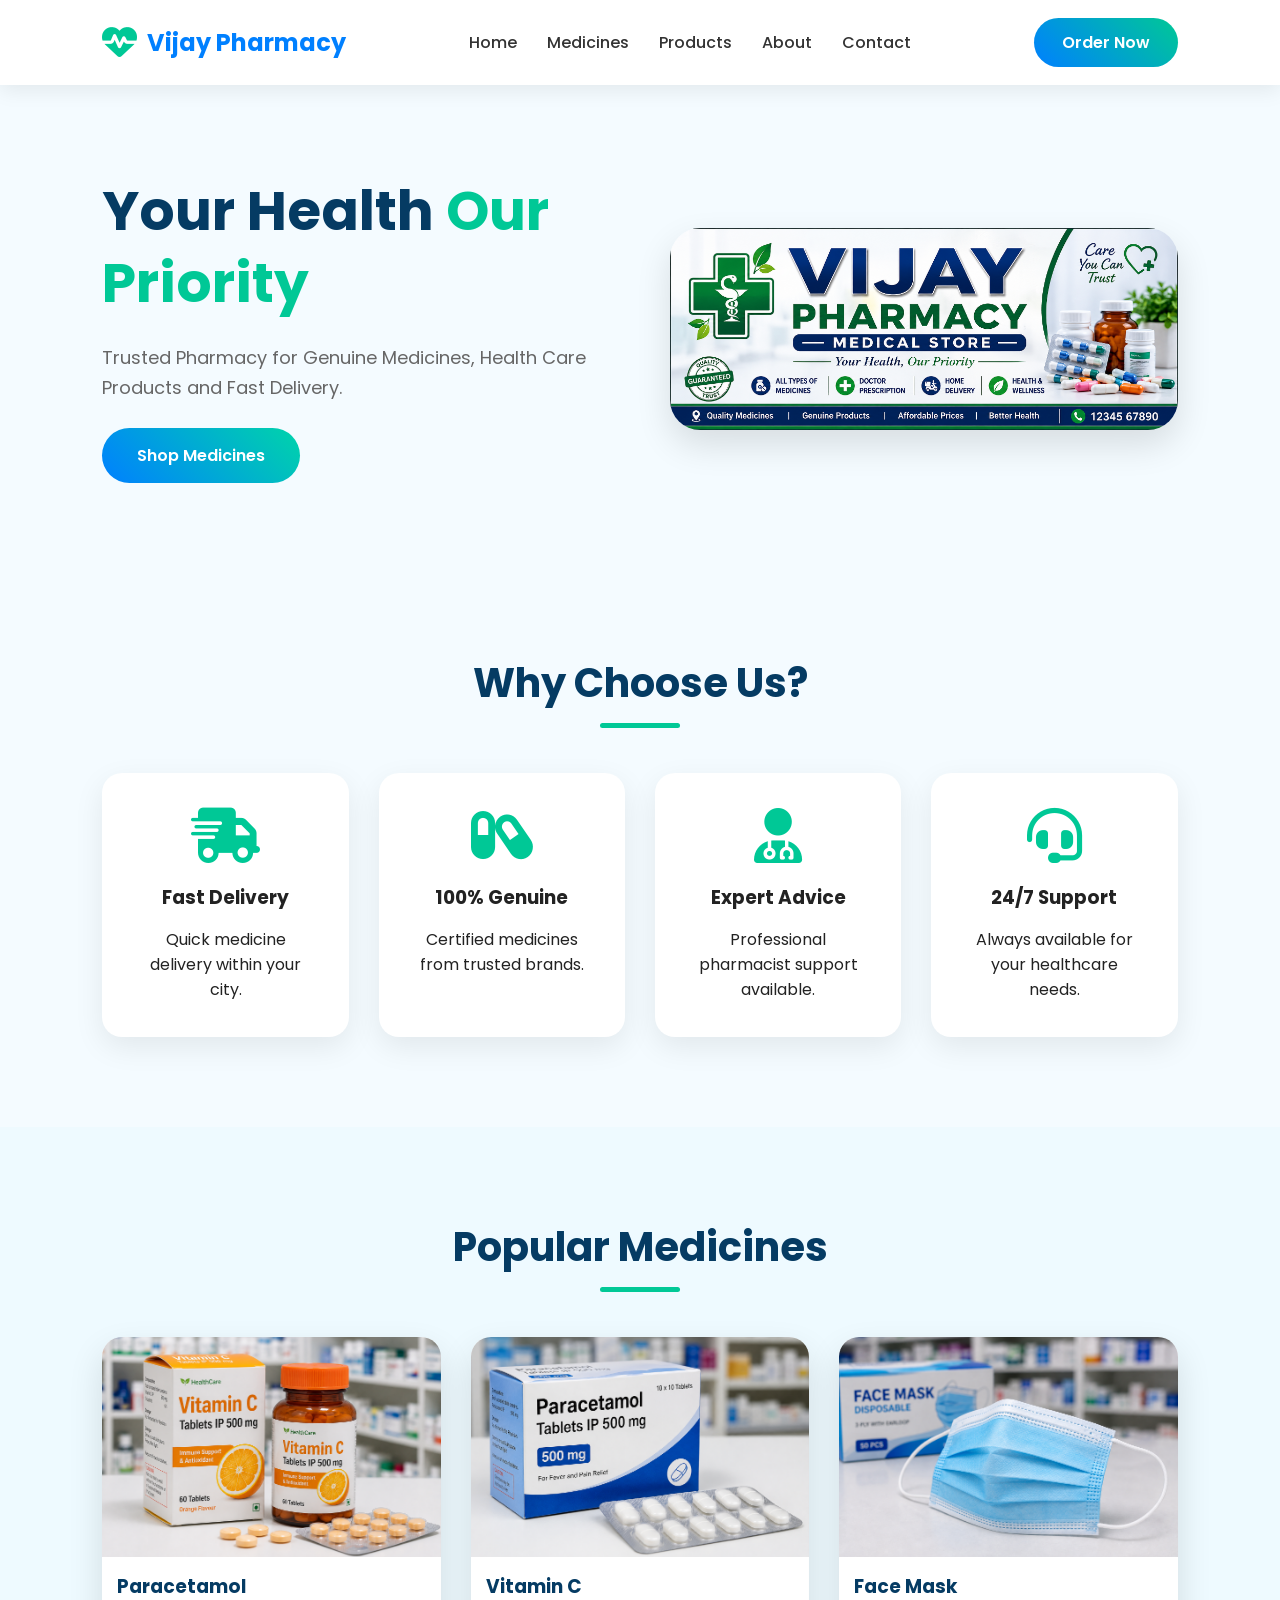
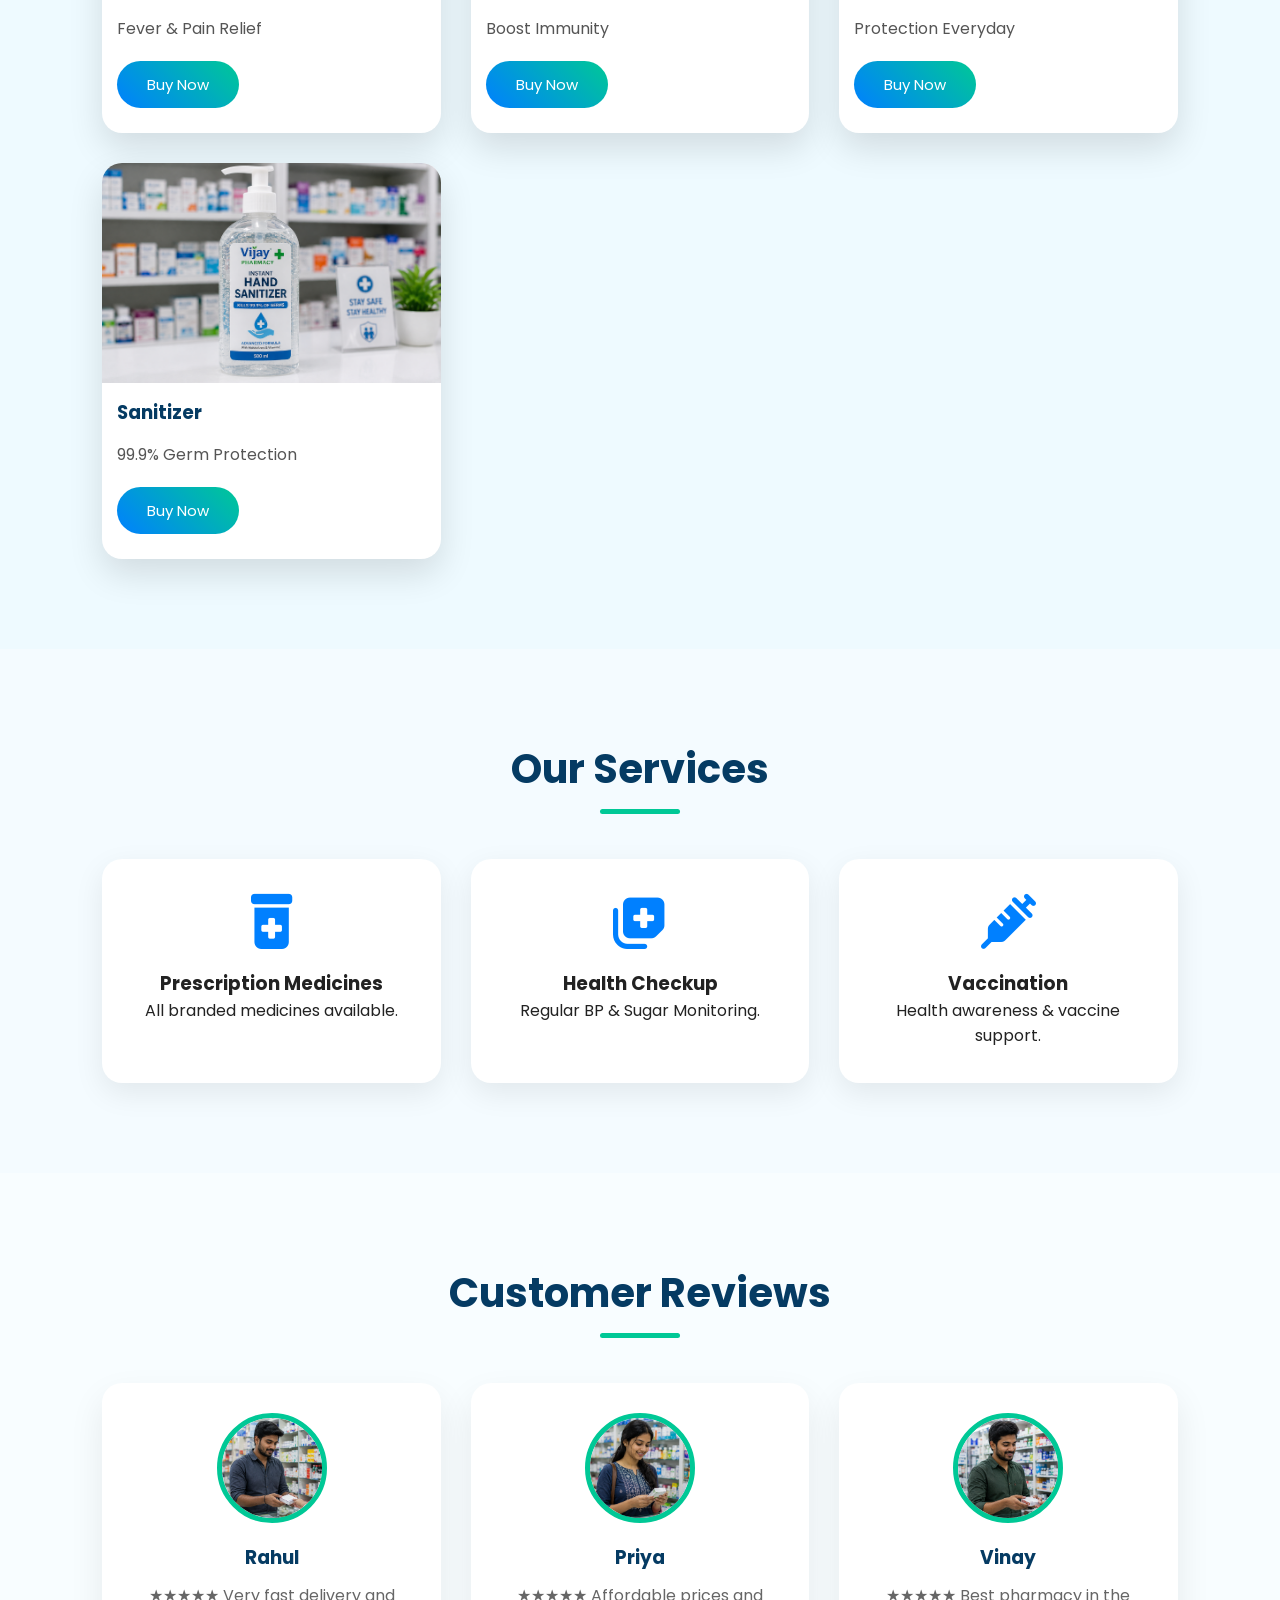
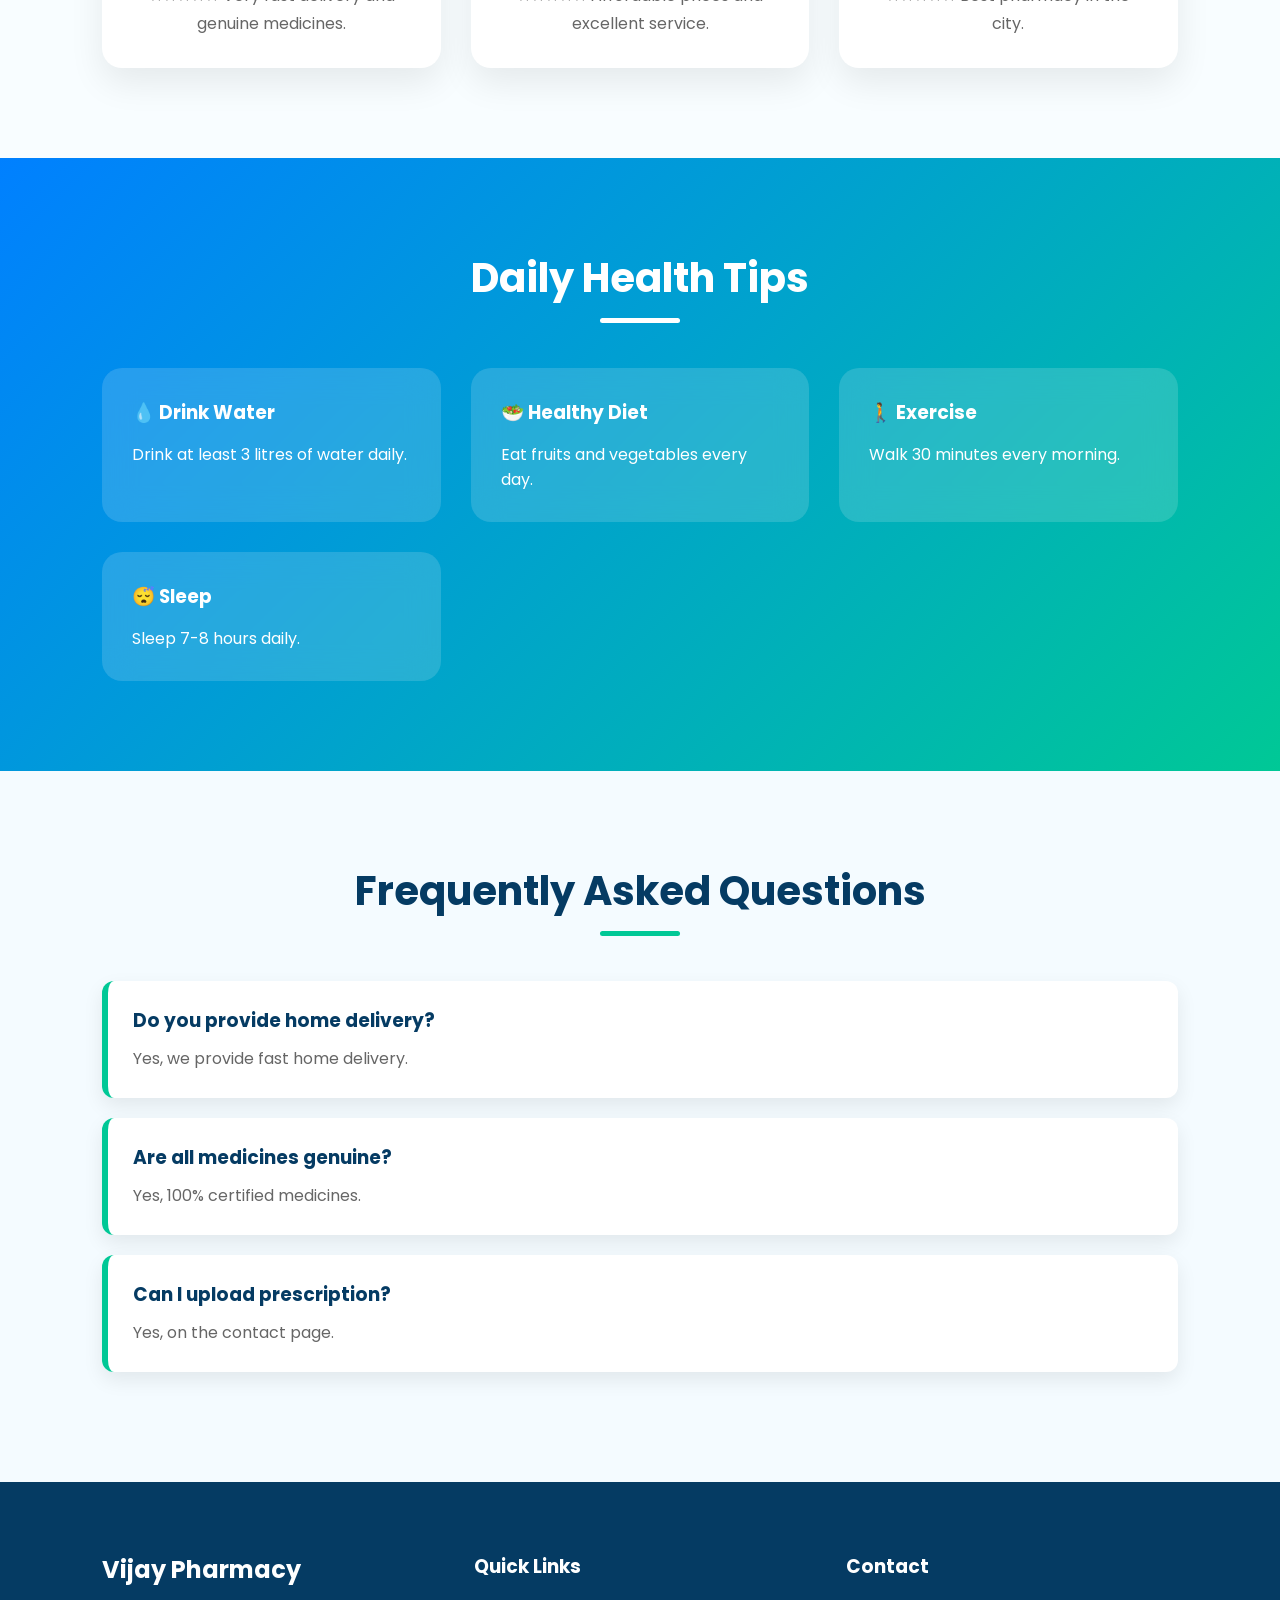
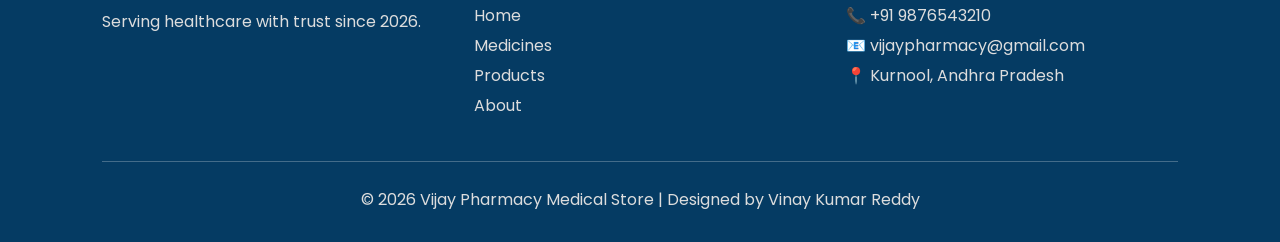
<file: index.html>
<!DOCTYPE html>
<html lang="en">
<head>
    <meta charset="UTF-8">
    <meta name="viewport" content="width=device-width, initial-scale=1.0">
    <title>Vijay Pharmacy Medical Store</title>

    <link rel="stylesheet" href="style.css">

    <!-- Font Awesome -->
    <link rel="stylesheet"
    href="https://cdnjs.cloudflare.com/ajax/libs/font-awesome/6.5.2/css/all.min.css">

</head>

<body>

<!-- ================= NAVBAR ================= -->

<header>

<div class="logo">

<i class="fa-solid fa-heart-pulse"></i>

<h2>Vijay Pharmacy</h2>

</div>

<nav>

<ul>

<li><a href="index.html">Home</a></li>

<li><a href="medicines.html">Medicines</a></li>

<li><a href="products.html">Products</a></li>

<li><a href="about.html">About</a></li>

<li><a href="contact.html">Contact</a></li>

</ul>

</nav>

<a href="#" class="btn">Order Now</a>

</header>

<!-- ================= HERO ================= -->

<section class="hero">

<div class="hero-content">

<h1>Your Health <span>Our Priority</span></h1>

<p>

Trusted Pharmacy for Genuine Medicines,

Health Care Products and Fast Delivery.

</p>

<a href="medicines.html" class="hero-btn">

Shop Medicines

</a>

</div>

<div class="hero-image">

<img src="banner.png">

</div>

</section>

<!-- ================= FEATURES ================= -->

<section class="features">

<h2 class="title">Why Choose Us?</h2>

<div class="feature-container">

<div class="card">

<i class="fa-solid fa-truck-fast"></i>

<h3>Fast Delivery</h3>

<p>

Quick medicine delivery within your city.

</p>

</div>

<div class="card">

<i class="fa-solid fa-capsules"></i>

<h3>100% Genuine</h3>

<p>

Certified medicines from trusted brands.

</p>

</div>

<div class="card">

<i class="fa-solid fa-user-doctor"></i>

<h3>Expert Advice</h3>

<p>

Professional pharmacist support available.

</p>

</div>

<div class="card">

<i class="fa-solid fa-headset"></i>

<h3>24/7 Support</h3>

<p>

Always available for your healthcare needs.

</p>

</div>

</div>

</section>

<!-- ================= POPULAR MEDICINES ================= -->

<section class="popular">

<h2 class="title">

Popular Medicines

</h2>

<div class="medicine-box">

<div class="medicine-card">

<img src="medicine1.png">

<h3>Paracetamol</h3>

<p>Fever & Pain Relief</p>

<button>Buy Now</button>

</div>

<div class="medicine-card">

<img src="medicine2.png">

<h3>Vitamin C</h3>

<p>Boost Immunity</p>

<button>Buy Now</button>

</div>

<div class="medicine-card">

<img src="product1.png">

<h3>Face Mask</h3>

<p>Protection Everyday</p>

<button>Buy Now</button>

</div>

<div class="medicine-card">

<img src="product2.png">

<h3>Sanitizer</h3>

<p>99.9% Germ Protection</p>

<button>Buy Now</button>

</div>

</div>

</section>

<!-- ================= SERVICES ================= -->

<section class="services">

<h2 class="title">

Our Services

</h2>

<div class="service-container">

<div class="service">

<i class="fa-solid fa-prescription-bottle-medical"></i>

<h3>Prescription Medicines</h3>

<p>

All branded medicines available.

</p>

</div>

<div class="service">

<i class="fa-solid fa-notes-medical"></i>

<h3>Health Checkup</h3>

<p>

Regular BP & Sugar Monitoring.

</p>

</div>

<div class="service">

<i class="fa-solid fa-syringe"></i>

<h3>Vaccination</h3>

<p>

Health awareness & vaccine support.

</p>

</div>

</div>

</section>

<!-- ================= TESTIMONIALS ================= -->

<section class="testimonial">

<h2 class="title">

Customer Reviews

</h2>

<div class="review-box">

<div class="review">

<img src="customer1.png">

<h3>Rahul</h3>

<p>

★★★★★

Very fast delivery and genuine medicines.

</p>

</div>

<div class="review">

<img src="customer2.png">

<h3>Priya</h3>

<p>

★★★★★

Affordable prices and excellent service.

</p>

</div>

<div class="review">

<img src="customer3.png">

<h3>Vinay</h3>

<p>

★★★★★

Best pharmacy in the city.

</p>

</div>

</div>

</section>

<!-- ================= HEALTH TIPS ================= -->

<section class="tips">

<h2 class="title">

Daily Health Tips

</h2>

<div class="tips-grid">

<div>

<h3>💧 Drink Water</h3>

<p>

Drink at least 3 litres of water daily.

</p>

</div>

<div>

<h3>🥗 Healthy Diet</h3>

<p>

Eat fruits and vegetables every day.

</p>

</div>

<div>

<h3>🚶 Exercise</h3>

<p>

Walk 30 minutes every morning.

</p>

</div>

<div>

<h3>😴 Sleep</h3>

<p>

Sleep 7-8 hours daily.

</p>

</div>

</div>

</section>

<!-- ================= FAQ ================= -->

<section class="faq">

<h2 class="title">

Frequently Asked Questions

</h2>

<div class="question">

<h3>

Do you provide home delivery?

</h3>

<p>

Yes, we provide fast home delivery.

</p>

</div>

<div class="question">

<h3>

Are all medicines genuine?

</h3>

<p>

Yes, 100% certified medicines.

</p>

</div>

<div class="question">

<h3>

Can I upload prescription?

</h3>

<p>

Yes, on the contact page.

</p>

</div>

</section>

<!-- ================= FOOTER ================= -->

<footer>

<div class="footer-container">

<div>

<h2>Vijay Pharmacy</h2>

<p>

Serving healthcare with trust since 2026.

</p>

</div>

<div>

<h3>Quick Links</h3>

<p>Home</p>

<p>Medicines</p>

<p>Products</p>

<p>About</p>

</div>

<div>

<h3>Contact</h3>

<p>📞 +91 9876543210</p>

<p>📧 vijaypharmacy@gmail.com</p>

<p>📍 Kurnool, Andhra Pradesh</p>

</div>

</div>

<hr>

<p class="copy">

© 2026 Vijay Pharmacy Medical Store |

Designed by Vinay Kumar Reddy

</p>

</footer>

<script src="script.js"></script>

</body>
</html>
</file>
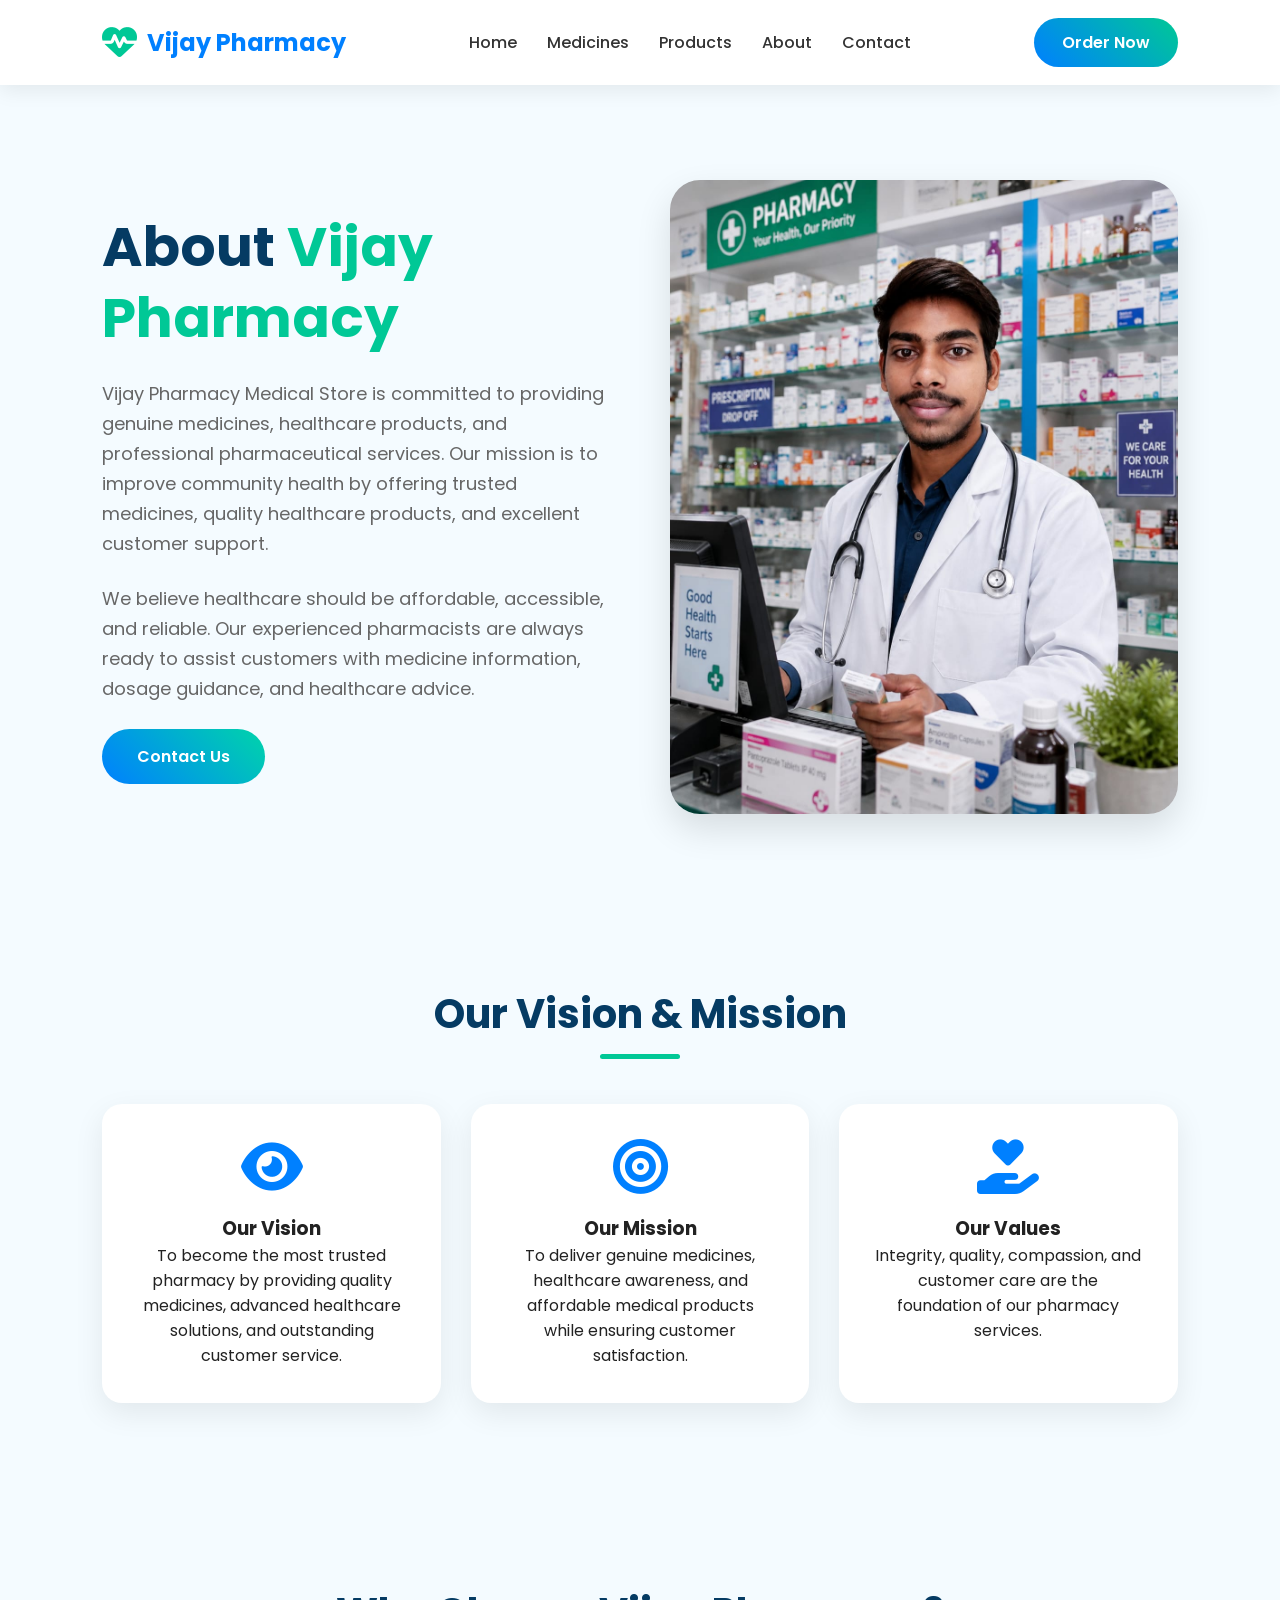
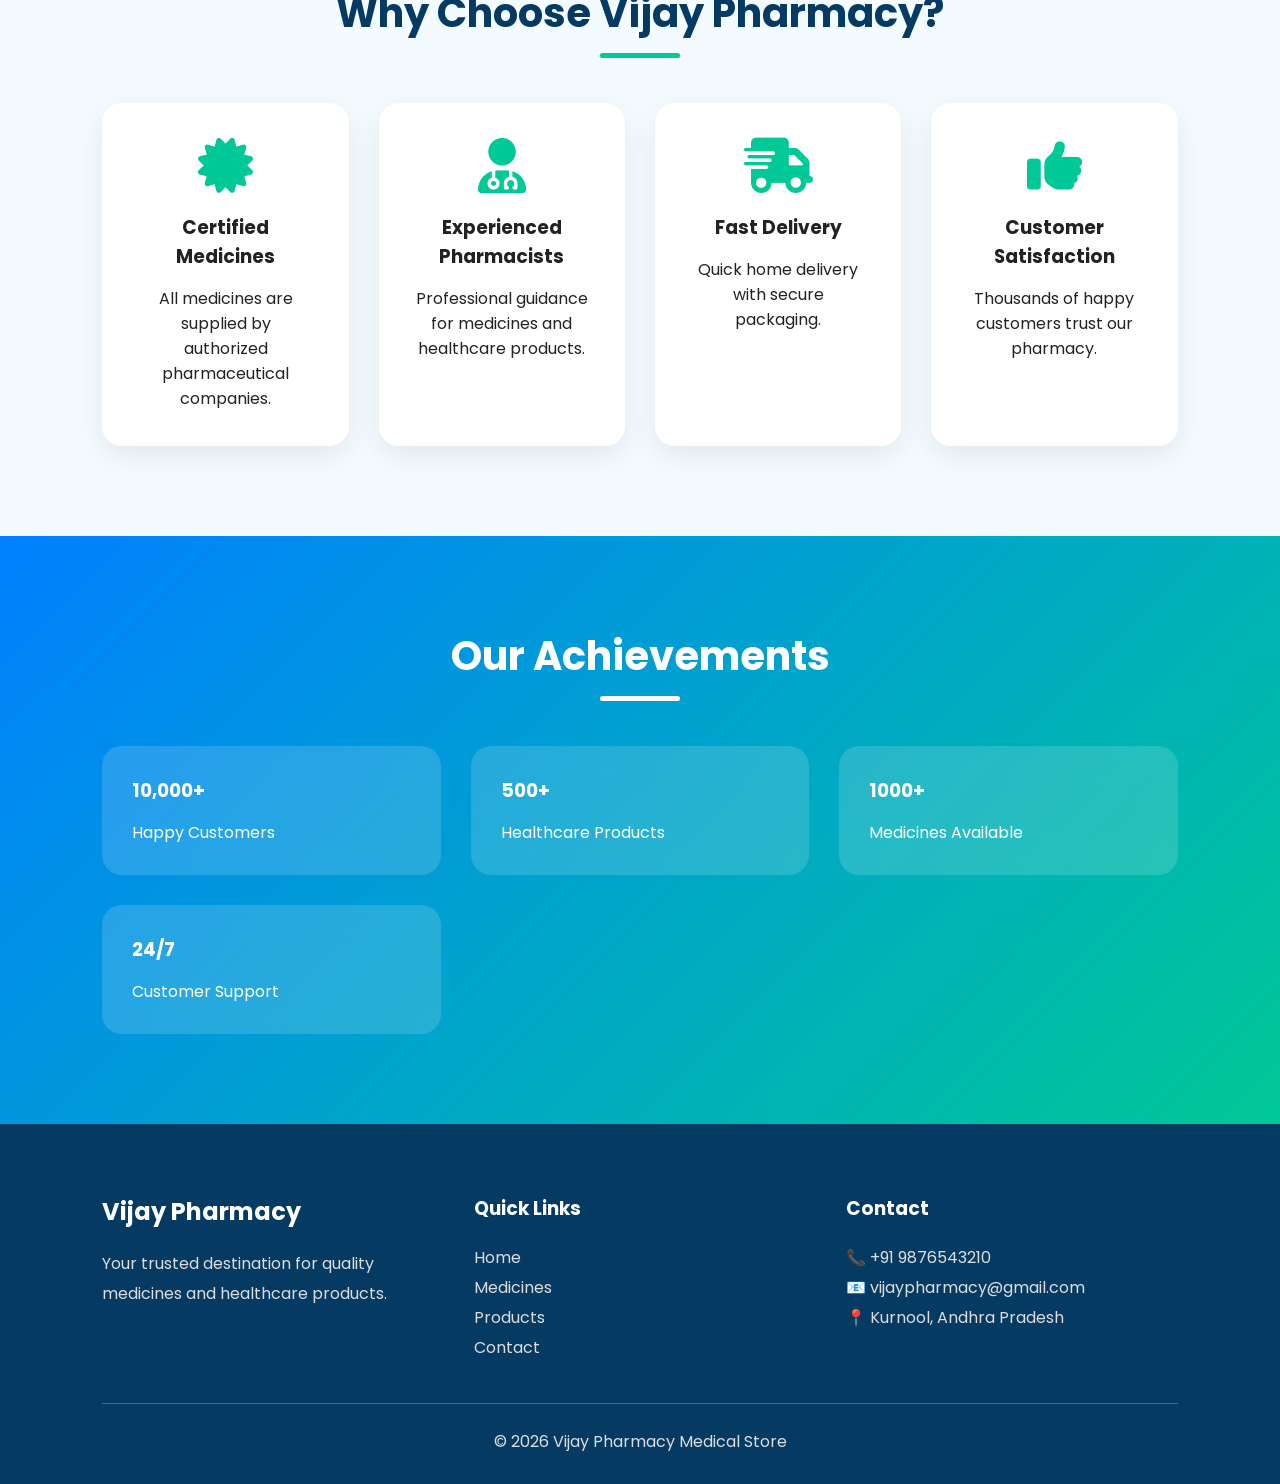
<file: about.html>
<!DOCTYPE html>
<html lang="en">
<head>
    <meta charset="UTF-8">
    <meta name="viewport" content="width=device-width, initial-scale=1.0">
    <title>About Us | Vijay Pharmacy Medical Store</title>

    <link rel="stylesheet" href="style.css">

    <link rel="stylesheet"
    href="https://cdnjs.cloudflare.com/ajax/libs/font-awesome/6.5.2/css/all.min.css">
</head>

<body>

<!-- Header -->

<header>

<div class="logo">
<i class="fa-solid fa-heart-pulse"></i>
<h2>Vijay Pharmacy</h2>
</div>

<nav>
<ul>
<li><a href="index.html">Home</a></li>
<li><a href="medicines.html">Medicines</a></li>
<li><a href="products.html">Products</a></li>
<li><a href="about.html">About</a></li>
<li><a href="contact.html">Contact</a></li>
</ul>
</nav>

<a href="#" class="btn">Order Now</a>

</header>

<!-- About Banner -->

<section class="hero" style="margin-top:100px;">

<div class="hero-content">

<h1>About <span>Vijay Pharmacy</span></h1>

<p>

Vijay Pharmacy Medical Store is committed to providing genuine medicines,
healthcare products, and professional pharmaceutical services.
Our mission is to improve community health by offering trusted medicines,
quality healthcare products, and excellent customer support.

</p>

<p>

We believe healthcare should be affordable, accessible, and reliable.
Our experienced pharmacists are always ready to assist customers with
medicine information, dosage guidance, and healthcare advice.

</p>

<a href="contact.html" class="hero-btn">
Contact Us
</a>

</div>

<div class="hero-image">

<img src="doctor_.jpeg" alt="Doctor">

</div>

</section>

<!-- Vision & Mission -->

<section class="services">

<h2 class="title">
Our Vision & Mission
</h2>

<div class="service-container">

<div class="service">

<i class="fa-solid fa-eye"></i>

<h3>Our Vision</h3>

<p>

To become the most trusted pharmacy by providing quality medicines,
advanced healthcare solutions, and outstanding customer service.

</p>

</div>

<div class="service">

<i class="fa-solid fa-bullseye"></i>

<h3>Our Mission</h3>

<p>

To deliver genuine medicines, healthcare awareness, and affordable
medical products while ensuring customer satisfaction.

</p>

</div>

<div class="service">

<i class="fa-solid fa-hand-holding-heart"></i>

<h3>Our Values</h3>

<p>

Integrity, quality, compassion, and customer care are the foundation
of our pharmacy services.

</p>

</div>

</div>

</section>

<!-- Why Choose -->

<section class="features">

<h2 class="title">

Why Choose Vijay Pharmacy?

</h2>

<div class="feature-container">

<div class="card">

<i class="fa-solid fa-certificate"></i>

<h3>Certified Medicines</h3>

<p>

All medicines are supplied by authorized pharmaceutical companies.

</p>

</div>

<div class="card">

<i class="fa-solid fa-user-doctor"></i>

<h3>Experienced Pharmacists</h3>

<p>

Professional guidance for medicines and healthcare products.

</p>

</div>

<div class="card">

<i class="fa-solid fa-truck-fast"></i>

<h3>Fast Delivery</h3>

<p>

Quick home delivery with secure packaging.

</p>

</div>

<div class="card">

<i class="fa-solid fa-thumbs-up"></i>

<h3>Customer Satisfaction</h3>

<p>

Thousands of happy customers trust our pharmacy.

</p>

</div>

</div>

</section>

<!-- Statistics -->

<section class="tips">

<h2 class="title">
Our Achievements
</h2>

<div class="tips-grid">

<div>
<h3>10,000+</h3>
<p>Happy Customers</p>
</div>

<div>
<h3>500+</h3>
<p>Healthcare Products</p>
</div>

<div>
<h3>1000+</h3>
<p>Medicines Available</p>
</div>

<div>
<h3>24/7</h3>
<p>Customer Support</p>
</div>

</div>

</section>

<!-- Footer -->

<footer>

<div class="footer-container">

<div>

<h2>Vijay Pharmacy</h2>

<p>

Your trusted destination for quality medicines and healthcare products.

</p>

</div>

<div>

<h3>Quick Links</h3>

<p>Home</p>
<p>Medicines</p>
<p>Products</p>
<p>Contact</p>

</div>

<div>

<h3>Contact</h3>

<p>📞 +91 9876543210</p>

<p>📧 vijaypharmacy@gmail.com</p>

<p>📍 Kurnool, Andhra Pradesh</p>

</div>

</div>

<hr>

<p class="copy">

© 2026 Vijay Pharmacy Medical Store

</p>

</footer>

<script src="script.js"></script>

</body>
</html>
</file>
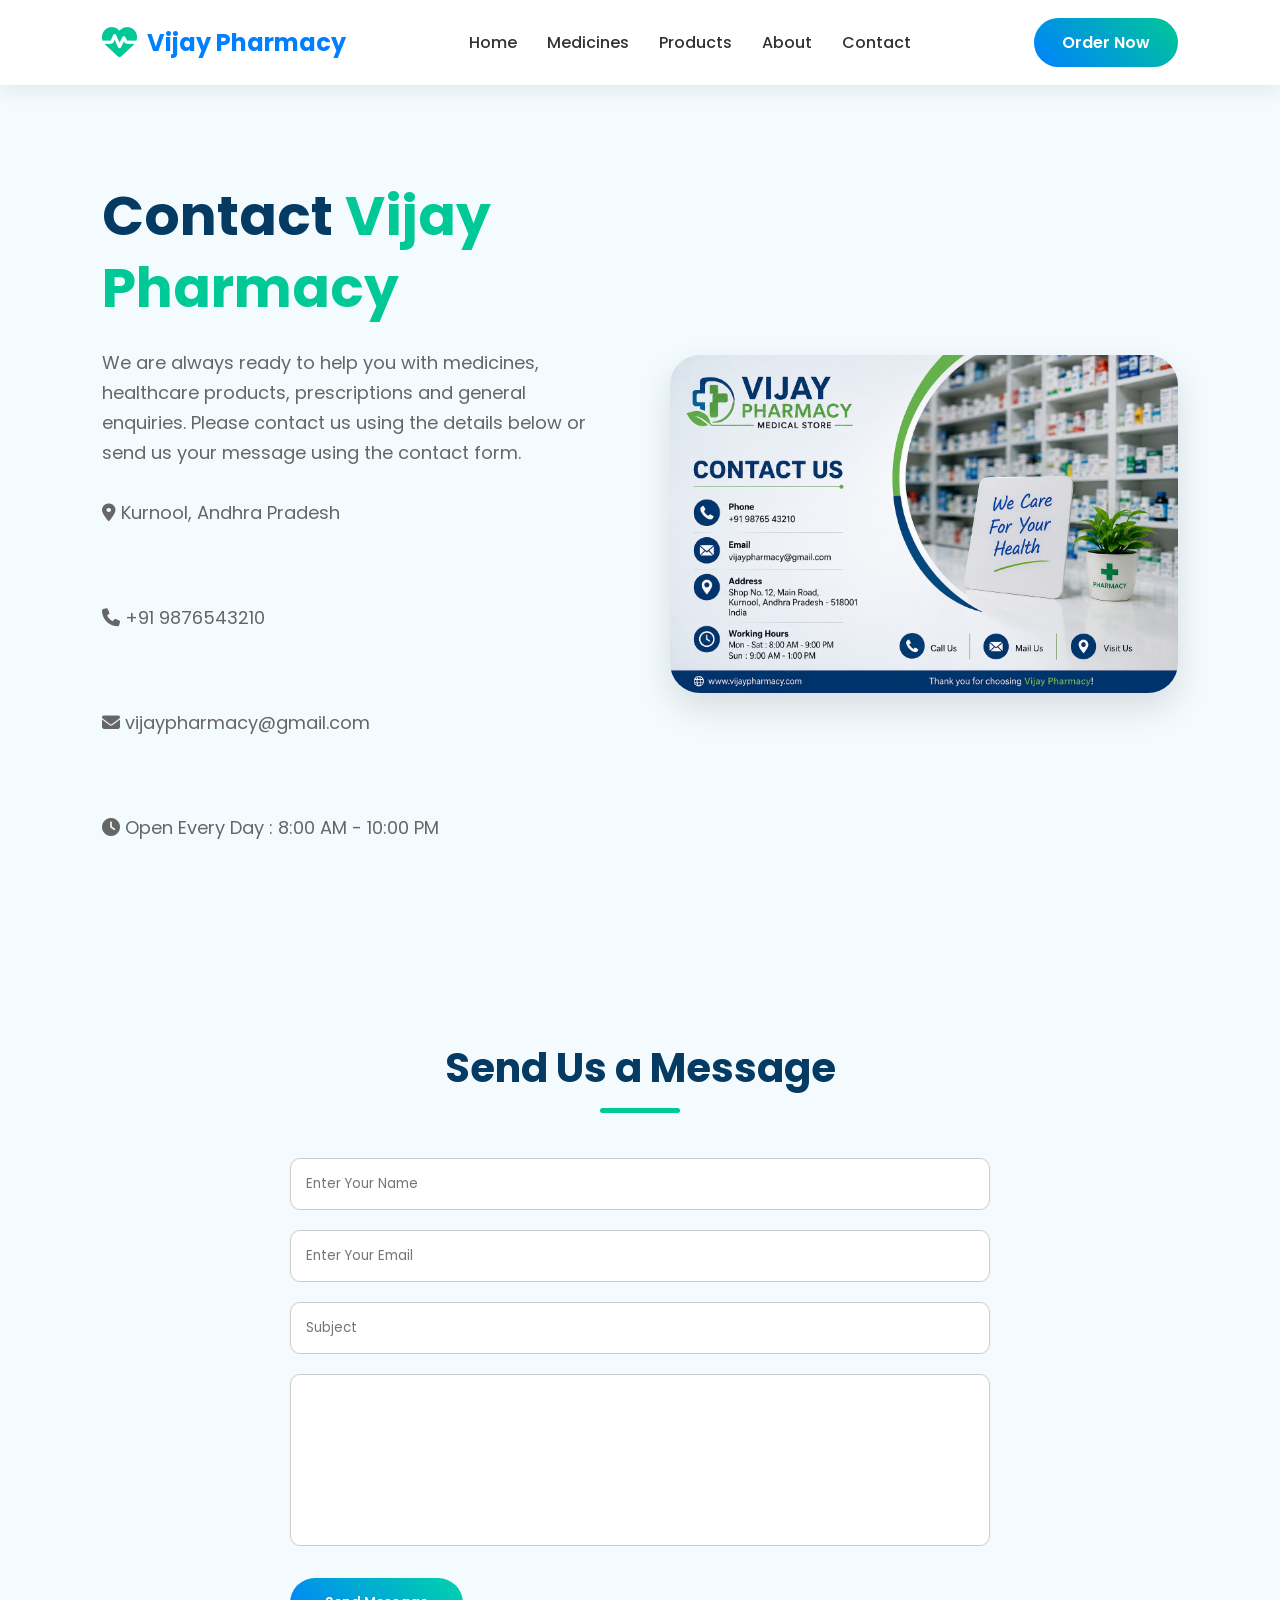
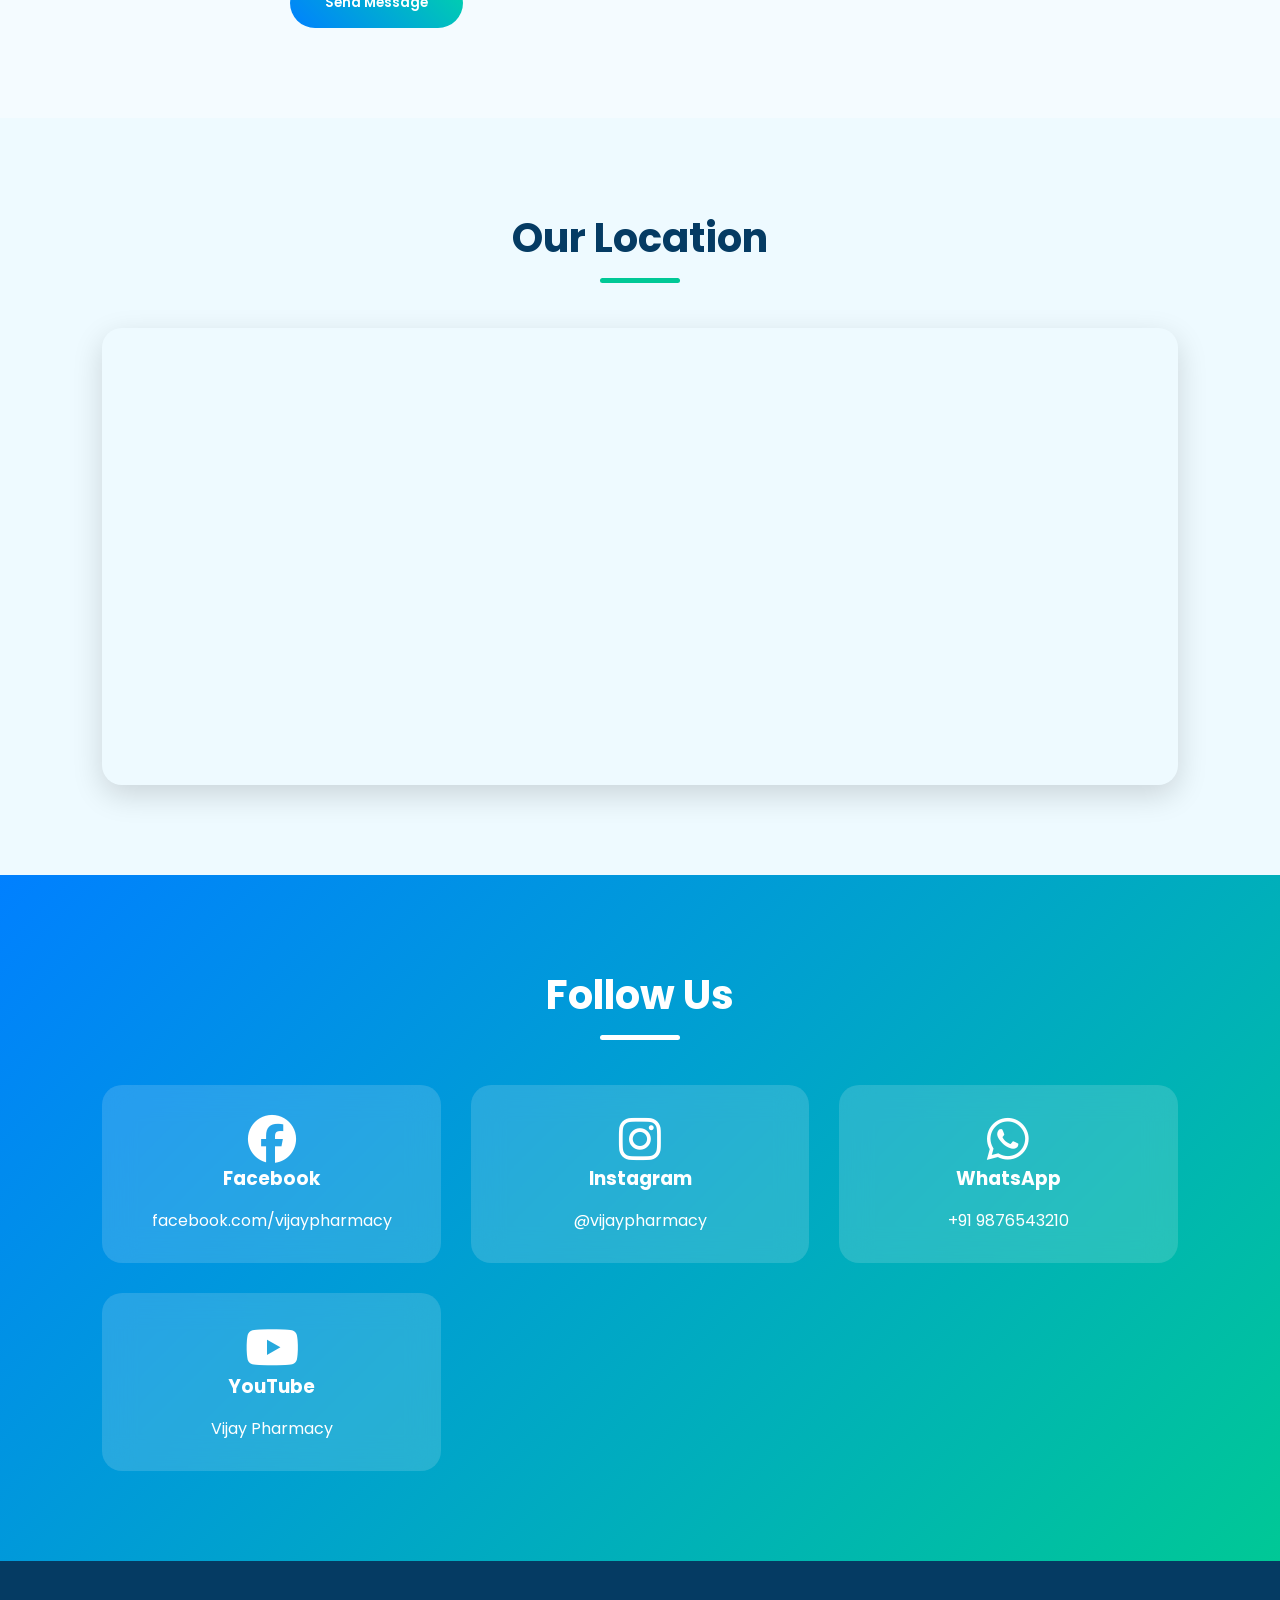
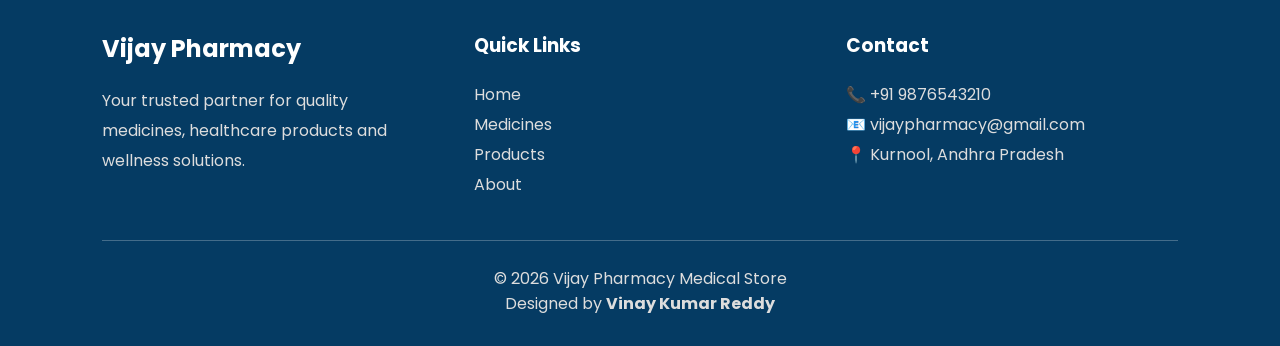
<file: contact.html>
<!DOCTYPE html>
<html lang="en">
<head>
<meta charset="UTF-8">
<meta name="viewport" content="width=device-width, initial-scale=1.0">

<title>Contact | Vijay Pharmacy Medical Store</title>

<link rel="stylesheet" href="style.css">

<link rel="stylesheet"
href="https://cdnjs.cloudflare.com/ajax/libs/font-awesome/6.5.2/css/all.min.css">

</head>

<body>

<!-- ================= HEADER ================= -->

<header>

<div class="logo">
<i class="fa-solid fa-heart-pulse"></i>
<h2>Vijay Pharmacy</h2>
</div>

<nav>
<ul>
<li><a href="index.html">Home</a></li>
<li><a href="medicines.html">Medicines</a></li>
<li><a href="products.html">Products</a></li>
<li><a href="about.html">About</a></li>
<li><a href="contact.html">Contact</a></li>
</ul>
</nav>

<a href="#" class="btn">Order Now</a>

</header>

<!-- ================= CONTACT ================= -->

<section class="hero" style="margin-top:100px;">

<div class="hero-content">

<h1>Contact <span>Vijay Pharmacy</span></h1>

<p>

We are always ready to help you with medicines,
healthcare products, prescriptions and general enquiries.

Please contact us using the details below or
send us your message using the contact form.

</p>

<div style="margin-top:30px;">

<p><i class="fa-solid fa-location-dot"></i>
Kurnool, Andhra Pradesh</p>

<br>

<p><i class="fa-solid fa-phone"></i>
+91 9876543210</p>

<br>

<p><i class="fa-solid fa-envelope"></i>
vijaypharmacy@gmail.com</p>

<br>

<p><i class="fa-solid fa-clock"></i>
Open Every Day : 8:00 AM - 10:00 PM</p>

</div>

</div>

<div class="hero-image">

<img src="contact.png" alt="Contact">

</div>

</section>

<!-- ================= CONTACT FORM ================= -->

<section class="services">

<h2 class="title">

Send Us a Message

</h2>

<div style="max-width:700px;margin:auto;">

<form>

<input
type="text"
id="name"
placeholder="Enter Your Name"
required
style="width:100%;padding:15px;margin-bottom:20px;border-radius:10px;border:1px solid #ccc;">

<input
type="email"
id="email"
placeholder="Enter Your Email"
required
style="width:100%;padding:15px;margin-bottom:20px;border-radius:10px;border:1px solid #ccc;">

<input
type="text"
placeholder="Subject"
style="width:100%;padding:15px;margin-bottom:20px;border-radius:10px;border:1px solid #ccc;">

<textarea

id="message"

rows="7"

placeholder="Write Your Message"

required

style="width:100%;padding:15px;border-radius:10px;border:1px solid #ccc;resize:none;">

</textarea>

<br><br>

<button

type="submit"

class="hero-btn"

style="border:none;cursor:pointer;">

Send Message

</button>

</form>

</div>

</section>

<!-- ================= GOOGLE MAP ================= -->

<section class="popular">

<h2 class="title">

Our Location

</h2>

<div style="border-radius:20px;overflow:hidden;box-shadow:0 10px 30px rgba(0,0,0,.15);">

<iframe

src="https://www.google.com/maps?q=Kurnool,Andhra+Pradesh&output=embed"

width="100%"

height="450"

style="border:0;"

allowfullscreen

loading="lazy">

</iframe>

</div>

</section>

<!-- ================= SOCIAL ================= -->

<section class="tips">

<h2 class="title">

Follow Us

</h2>

<div class="tips-grid">

<div style="text-align:center;">

<i class="fab fa-facebook fa-3x"></i>

<h3>Facebook</h3>

<p>facebook.com/vijaypharmacy</p>

</div>

<div style="text-align:center;">

<i class="fab fa-instagram fa-3x"></i>

<h3>Instagram</h3>

<p>@vijaypharmacy</p>

</div>

<div style="text-align:center;">

<i class="fab fa-whatsapp fa-3x"></i>

<h3>WhatsApp</h3>

<p>+91 9876543210</p>

</div>

<div style="text-align:center;">

<i class="fab fa-youtube fa-3x"></i>

<h3>YouTube</h3>

<p>Vijay Pharmacy</p>

</div>

</div>

</section>

<!-- ================= FOOTER ================= -->

<footer>

<div class="footer-container">

<div>

<h2>Vijay Pharmacy</h2>

<p>

Your trusted partner for quality medicines,
healthcare products and wellness solutions.

</p>

</div>

<div>

<h3>Quick Links</h3>

<p>Home</p>

<p>Medicines</p>

<p>Products</p>

<p>About</p>

</div>

<div>

<h3>Contact</h3>

<p>📞 +91 9876543210</p>

<p>📧 vijaypharmacy@gmail.com</p>

<p>📍 Kurnool, Andhra Pradesh</p>

</div>

</div>

<hr>

<p class="copy">

© 2026 Vijay Pharmacy Medical Store

<br>

Designed by <strong>Vinay Kumar Reddy</strong>

</p>

</footer>

<script src="script.js"></script>

</body>
</html>
</file>
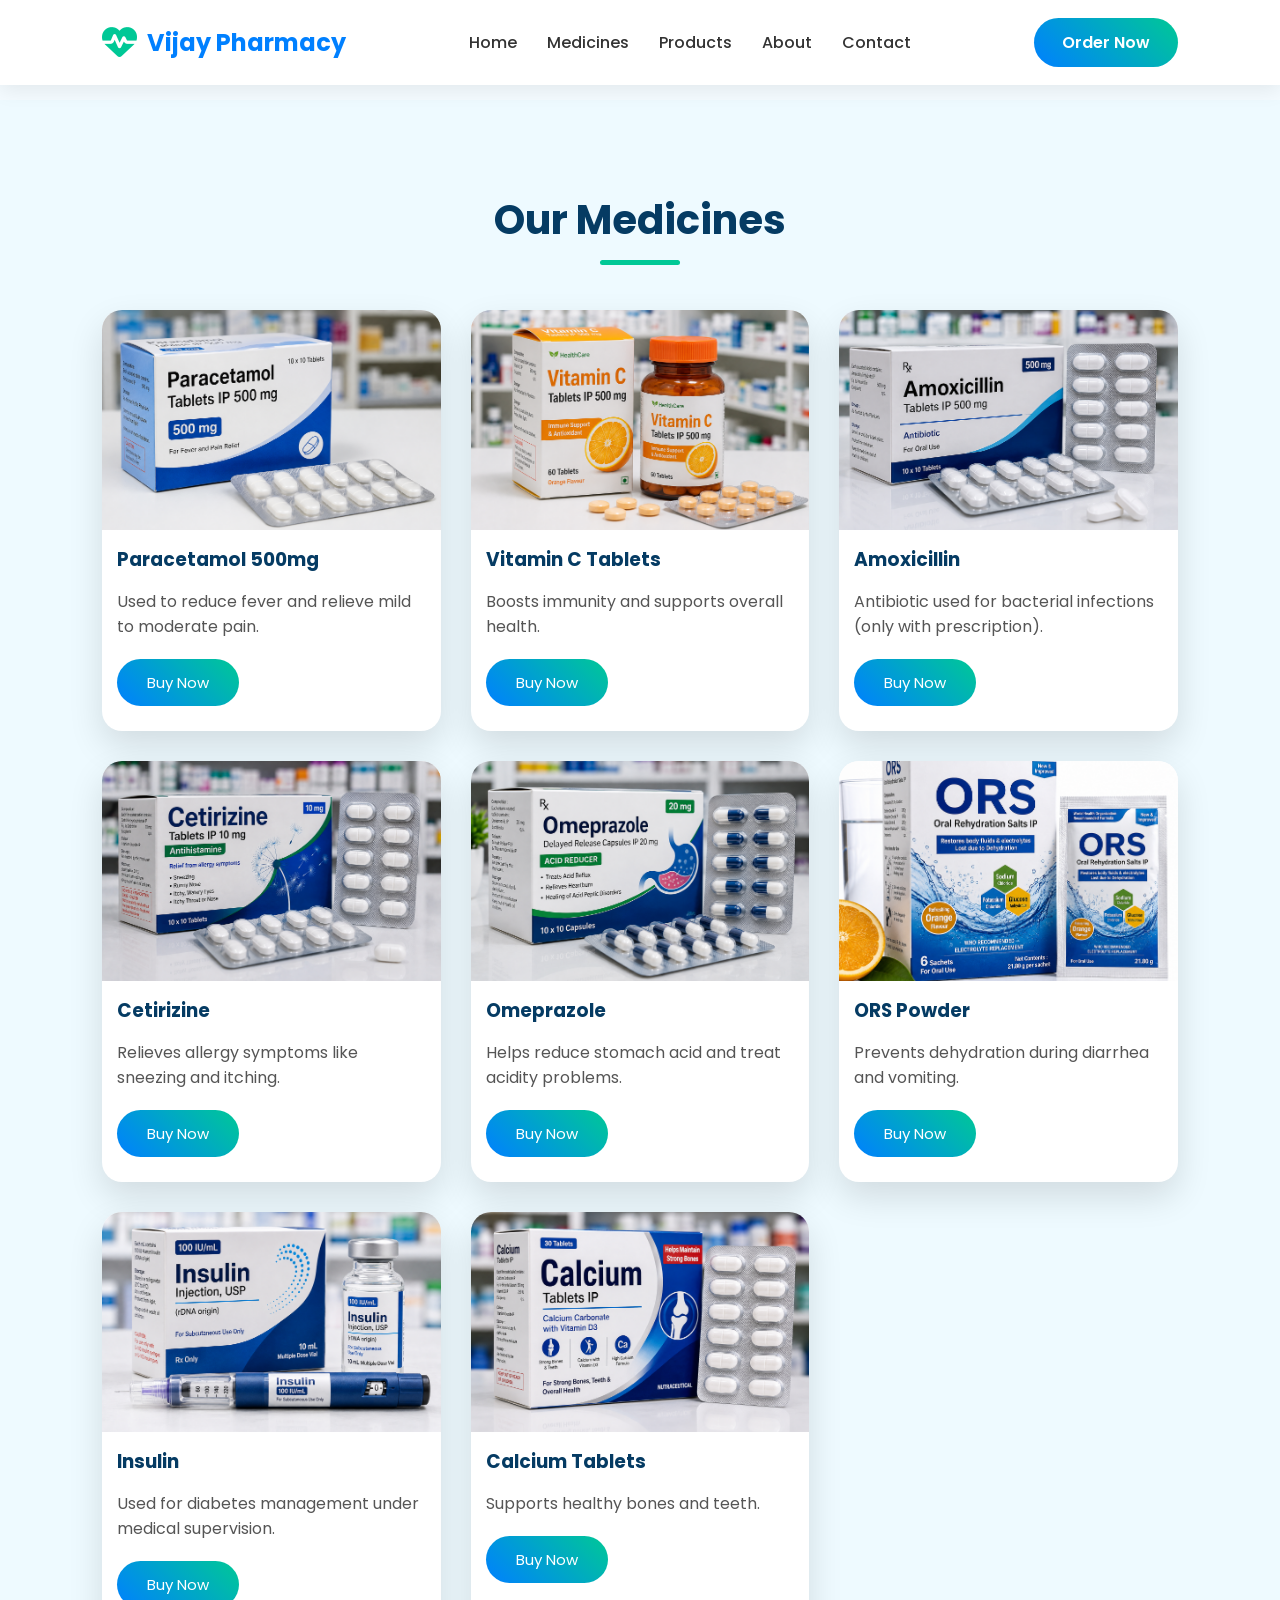
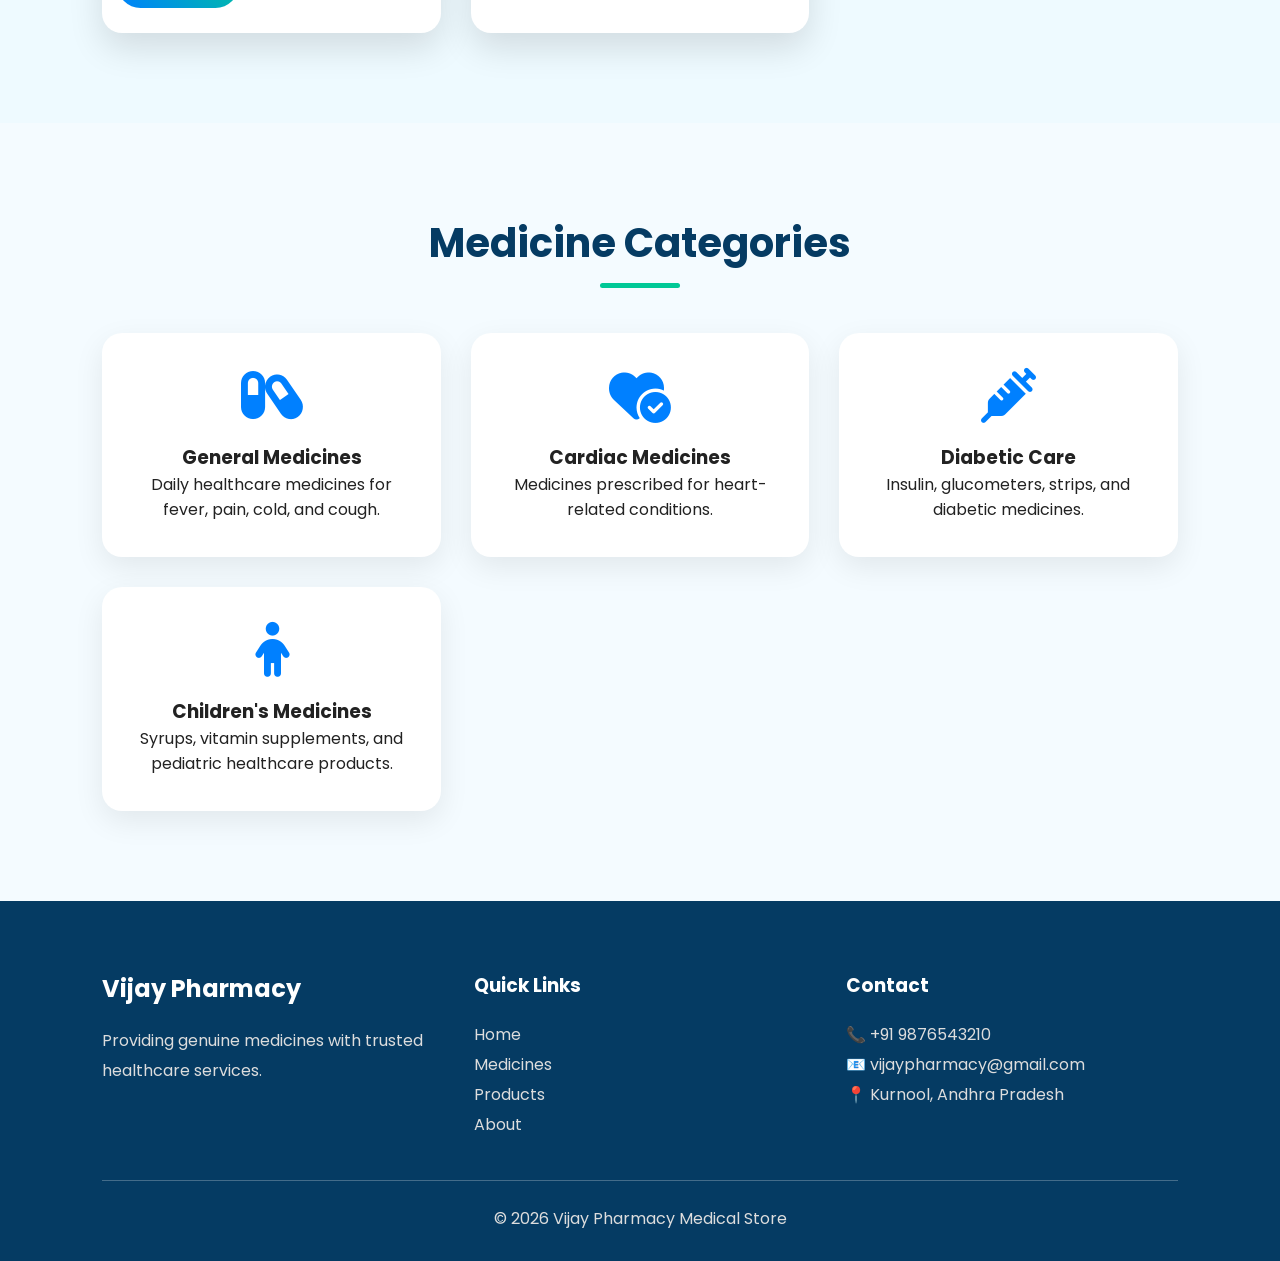
<file: medicines.html>
<!DOCTYPE html>
<html lang="en">
<head>
<meta charset="UTF-8">
<meta name="viewport" content="width=device-width, initial-scale=1.0">
<title>Medicines | Vijay Pharmacy</title>

<link rel="stylesheet" href="style.css">

<link rel="stylesheet"
href="https://cdnjs.cloudflare.com/ajax/libs/font-awesome/6.5.2/css/all.min.css">

</head>

<body>

<header>

<div class="logo">
<i class="fa-solid fa-heart-pulse"></i>
<h2>Vijay Pharmacy</h2>
</div>

<nav>
<ul>
<li><a href="index.html">Home</a></li>
<li><a href="medicines.html">Medicines</a></li>
<li><a href="products.html">Products</a></li>
<li><a href="about.html">About</a></li>
<li><a href="contact.html">Contact</a></li>
</ul>
</nav>

<a href="#" class="btn">Order Now</a>

</header>

<section class="popular" style="margin-top:100px;">

<h2 class="title">
Our Medicines
</h2>

<div class="medicine-box">

<div class="medicine-card">
<img src="medicine2.png">
<h3>Paracetamol 500mg</h3>
<p>Used to reduce fever and relieve mild to moderate pain.</p>
<button>Buy Now</button>
</div>

<div class="medicine-card">
<img src="medicine1.png">
<h3>Vitamin C Tablets</h3>
<p>Boosts immunity and supports overall health.</p>
<button>Buy Now</button>
</div>

<div class="medicine-card">
<img src="medicine3.png">
<h3>Amoxicillin</h3>
<p>Antibiotic used for bacterial infections (only with prescription).</p>
<button>Buy Now</button>
</div>

<div class="medicine-card">
<img src="medicine4.png">
<h3>Cetirizine</h3>
<p>Relieves allergy symptoms like sneezing and itching.</p>
<button>Buy Now</button>
</div>

<div class="medicine-card">
<img src="medicine5.png">
<h3>Omeprazole</h3>
<p>Helps reduce stomach acid and treat acidity problems.</p>
<button>Buy Now</button>
</div>

<div class="medicine-card">
<img src="medicine6.png">
<h3>ORS Powder</h3>
<p>Prevents dehydration during diarrhea and vomiting.</p>
<button>Buy Now</button>
</div>

<div class="medicine-card">
<img src="medicine7.png">
<h3>Insulin</h3>
<p>Used for diabetes management under medical supervision.</p>
<button>Buy Now</button>
</div>

<div class="medicine-card">
<img src="medicine8.png">
<h3>Calcium Tablets</h3>
<p>Supports healthy bones and teeth.</p>
<button>Buy Now</button>
</div>

</div>

</section>

<section class="services">

<h2 class="title">
Medicine Categories
</h2>

<div class="service-container">

<div class="service">
<i class="fa-solid fa-capsules"></i>
<h3>General Medicines</h3>
<p>Daily healthcare medicines for fever, pain, cold, and cough.</p>
</div>

<div class="service">
<i class="fa-solid fa-heart-circle-check"></i>
<h3>Cardiac Medicines</h3>
<p>Medicines prescribed for heart-related conditions.</p>
</div>

<div class="service">
<i class="fa-solid fa-syringe"></i>
<h3>Diabetic Care</h3>
<p>Insulin, glucometers, strips, and diabetic medicines.</p>
</div>

<div class="service">
<i class="fa-solid fa-child"></i>
<h3>Children's Medicines</h3>
<p>Syrups, vitamin supplements, and pediatric healthcare products.</p>
</div>

</div>

</section>

<footer>

<div class="footer-container">

<div>
<h2>Vijay Pharmacy</h2>
<p>Providing genuine medicines with trusted healthcare services.</p>
</div>

<div>
<h3>Quick Links</h3>
<p>Home</p>
<p>Medicines</p>
<p>Products</p>
<p>About</p>
</div>

<div>
<h3>Contact</h3>
<p>📞 +91 9876543210</p>
<p>📧 vijaypharmacy@gmail.com</p>
<p>📍 Kurnool, Andhra Pradesh</p>
</div>

</div>

<hr>

<p class="copy">
© 2026 Vijay Pharmacy Medical Store
</p>

</footer>

<script src="script.js"></script>

</body>
</html>
</file>
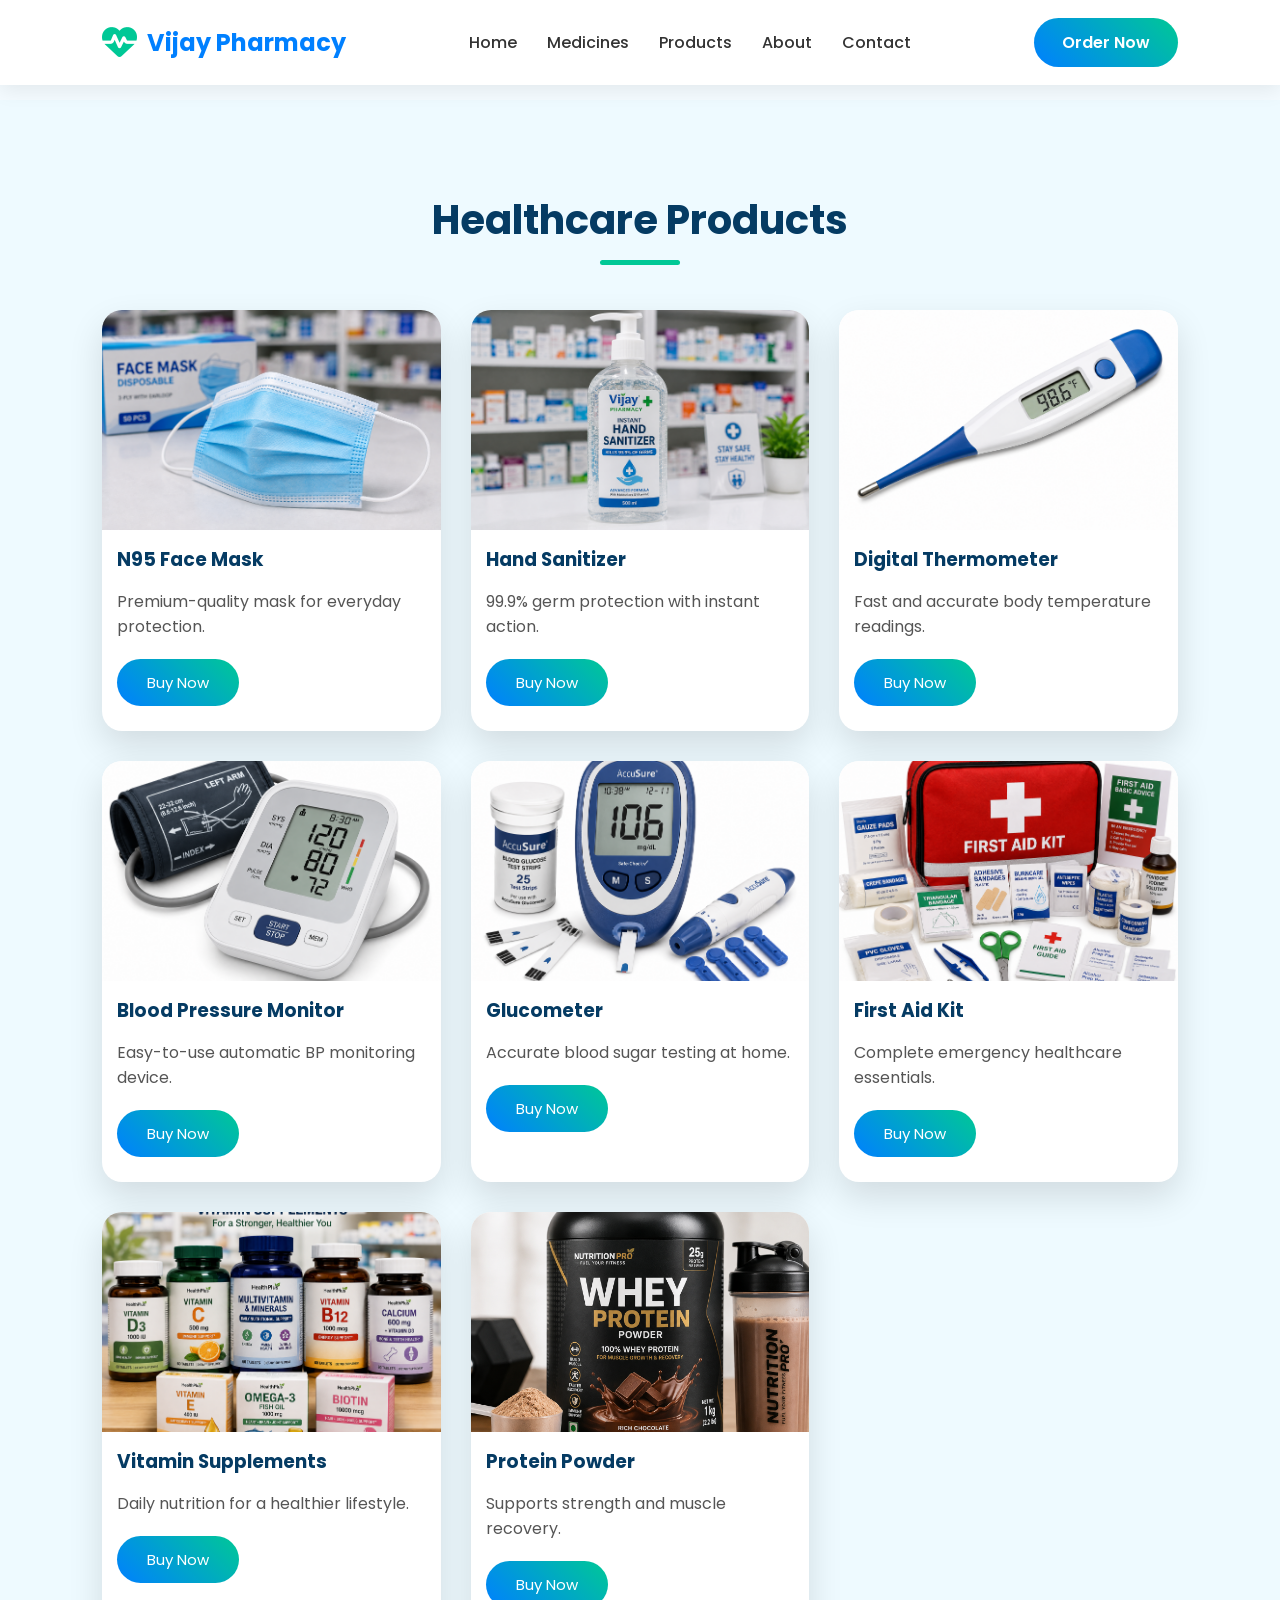
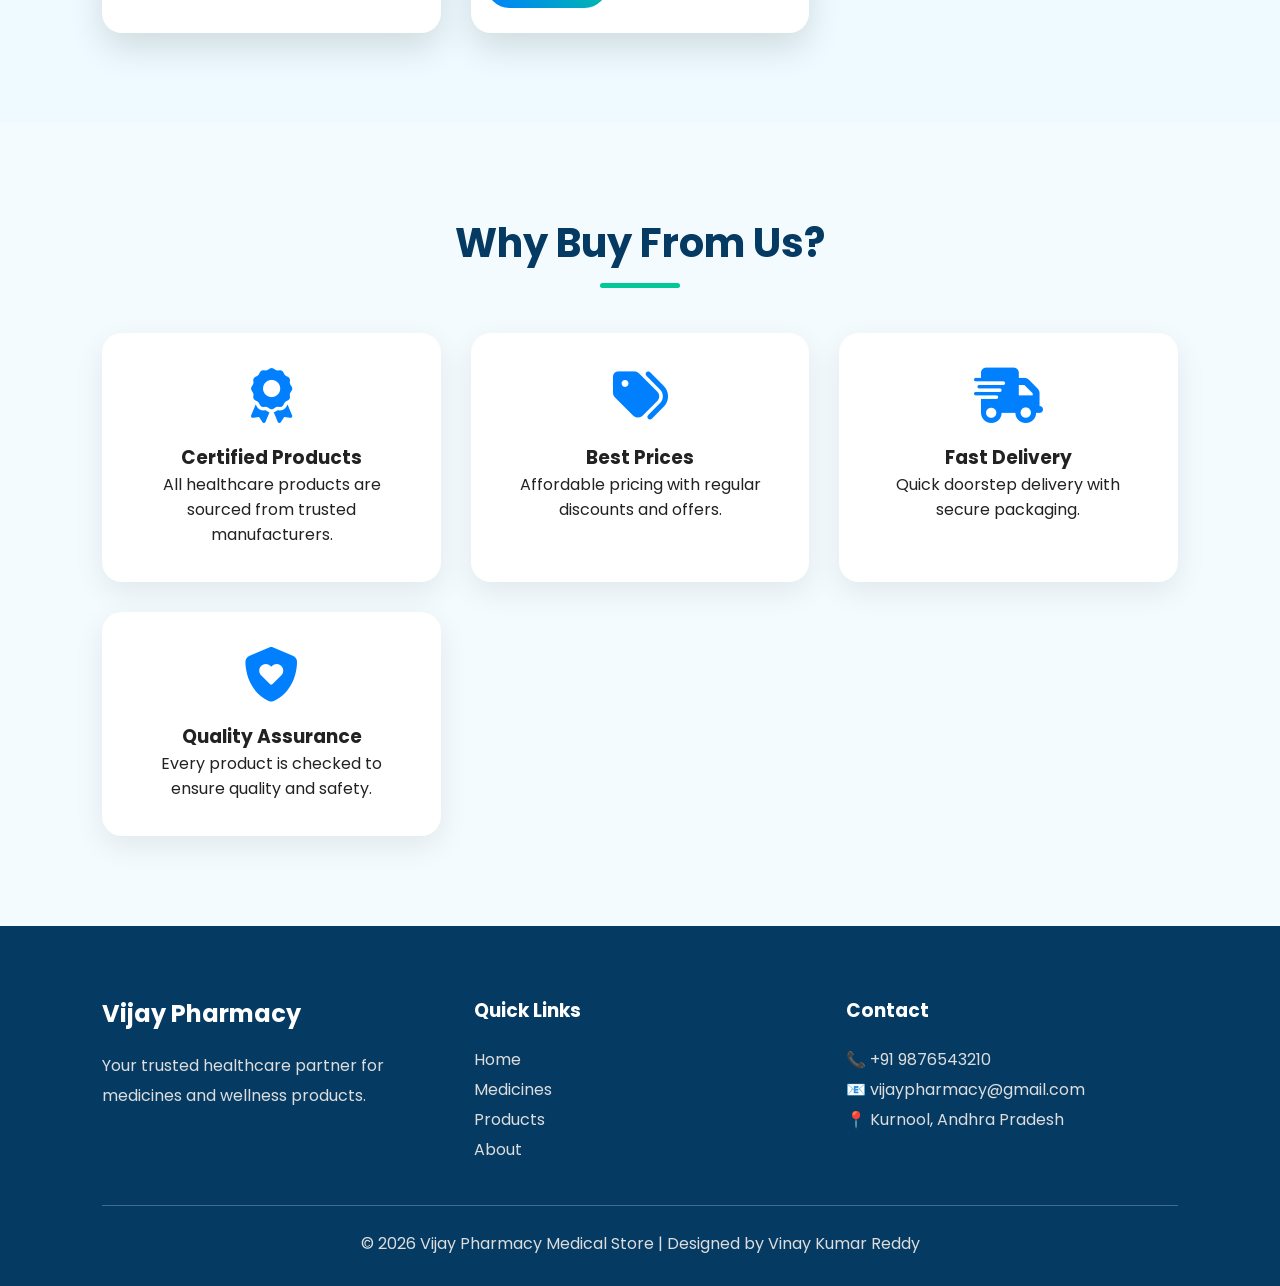
<file: products.html>
<!DOCTYPE html>
<html lang="en">
<head>
    <meta charset="UTF-8">
    <meta name="viewport" content="width=device-width, initial-scale=1.0">
    <title>Products | Vijay Pharmacy</title>

    <link rel="stylesheet" href="style.css">

    <link rel="stylesheet"
    href="https://cdnjs.cloudflare.com/ajax/libs/font-awesome/6.5.2/css/all.min.css">
</head>

<body>

<header>

<div class="logo">
<i class="fa-solid fa-heart-pulse"></i>
<h2>Vijay Pharmacy</h2>
</div>

<nav>
<ul>
<li><a href="index.html">Home</a></li>
<li><a href="medicines.html">Medicines</a></li>
<li><a href="products.html">Products</a></li>
<li><a href="about.html">About</a></li>
<li><a href="contact.html">Contact</a></li>
</ul>
</nav>

<a href="#" class="btn">Order Now</a>

</header>

<section class="popular" style="margin-top:100px;">

<h2 class="title">Healthcare Products</h2>

<div class="medicine-box">

<div class="medicine-card">
<img src="product1.png" alt="Face Mask">
<h3>N95 Face Mask</h3>
<p>Premium-quality mask for everyday protection.</p>
<button>Buy Now</button>
</div>

<div class="medicine-card">
<img src="product2.png" alt="Sanitizer">
<h3>Hand Sanitizer</h3>
<p>99.9% germ protection with instant action.</p>
<button>Buy Now</button>
</div>

<div class="medicine-card">
<img src="product3.png" alt="Digital Thermometer">
<h3>Digital Thermometer</h3>
<p>Fast and accurate body temperature readings.</p>
<button>Buy Now</button>
</div>

<div class="medicine-card">
<img src="product4.png" alt="BP Monitor">
<h3>Blood Pressure Monitor</h3>
<p>Easy-to-use automatic BP monitoring device.</p>
<button>Buy Now</button>
</div>

<div class="medicine-card">
<img src="product5.png" alt="Glucometer">
<h3>Glucometer</h3>
<p>Accurate blood sugar testing at home.</p>
<button>Buy Now</button>
</div>

<div class="medicine-card">
<img src="product6.png" alt="First Aid Kit">
<h3>First Aid Kit</h3>
<p>Complete emergency healthcare essentials.</p>
<button>Buy Now</button>
</div>

<div class="medicine-card">
<img src="product7.png" alt="Vitamin Supplements">
<h3>Vitamin Supplements</h3>
<p>Daily nutrition for a healthier lifestyle.</p>
<button>Buy Now</button>
</div>

<div class="medicine-card">
<img src="product8.png" alt="Protein Powder">
<h3>Protein Powder</h3>
<p>Supports strength and muscle recovery.</p>
<button>Buy Now</button>
</div>

</div>

</section>

<section class="services">

<h2 class="title">Why Buy From Us?</h2>

<div class="service-container">

<div class="service">
<i class="fa-solid fa-award"></i>
<h3>Certified Products</h3>
<p>All healthcare products are sourced from trusted manufacturers.</p>
</div>

<div class="service">
<i class="fa-solid fa-tags"></i>
<h3>Best Prices</h3>
<p>Affordable pricing with regular discounts and offers.</p>
</div>

<div class="service">
<i class="fa-solid fa-truck-fast"></i>
<h3>Fast Delivery</h3>
<p>Quick doorstep delivery with secure packaging.</p>
</div>

<div class="service">
<i class="fa-solid fa-shield-heart"></i>
<h3>Quality Assurance</h3>
<p>Every product is checked to ensure quality and safety.</p>
</div>

</div>

</section>

<footer>

<div class="footer-container">

<div>
<h2>Vijay Pharmacy</h2>
<p>Your trusted healthcare partner for medicines and wellness products.</p>
</div>

<div>
<h3>Quick Links</h3>
<p>Home</p>
<p>Medicines</p>
<p>Products</p>
<p>About</p>
</div>

<div>
<h3>Contact</h3>
<p>📞 +91 9876543210</p>
<p>📧 vijaypharmacy@gmail.com</p>
<p>📍 Kurnool, Andhra Pradesh</p>
</div>

</div>

<hr>

<p class="copy">
© 2026 Vijay Pharmacy Medical Store | Designed by Vinay Kumar Reddy
</p>

</footer>

<script src="script.js"></script>

</body>
</html>
</file>
<file: style.css>
/* ===========================================================
   VIJAY PHARMACY MEDICAL STORE
   style.css (Part 1)
   =========================================================== */

/* Google Font */
@import url('https://fonts.googleapis.com/css2?family=Poppins:wght@300;400;500;600;700;800&display=swap');

/* ===================== RESET ===================== */

*{
    margin:0;
    padding:0;
    box-sizing:border-box;
    text-decoration:none;
    list-style:none;
    font-family:'Poppins',sans-serif;
    scroll-behavior:smooth;
}

body{
    background:#f4fbff;
    color:#222;
    overflow-x:hidden;
}

img{
    max-width:100%;
    display:block;
}

/* ===================== COLORS ===================== */

:root{

    --primary:#0080ff;
    --secondary:#00c896;
    --dark:#053b63;
    --light:#ffffff;
    --gray:#666;
    --shadow:0 15px 35px rgba(0,0,0,.12);

}

/* ===================== HEADER ===================== */

header{

    position:fixed;
    top:0;
    left:0;
    width:100%;
    background:white;

    display:flex;
    justify-content:space-between;
    align-items:center;

    padding:18px 8%;

    z-index:1000;

    box-shadow:0 5px 25px rgba(0,0,0,.08);

}

.logo{

display:flex;
align-items:center;
gap:10px;

}

.logo i{

font-size:35px;
color:var(--secondary);

animation:pulse 2s infinite;

}

.logo h2{

color:var(--primary);

font-weight:700;

}

nav ul{

display:flex;
gap:30px;

}

nav ul li a{

color:#333;
font-weight:500;
transition:.3s;

}

nav ul li a:hover{

color:var(--secondary);

}

.btn{

padding:12px 28px;

background:linear-gradient(45deg,var(--primary),var(--secondary));

border-radius:40px;

color:white;

font-weight:600;

transition:.4s;

}

.btn:hover{

transform:translateY(-5px);

box-shadow:0 10px 30px rgba(0,200,150,.35);

}

/* ===================== HERO ===================== */

.hero{

margin-top:95px;

display:grid;

grid-template-columns:repeat(2,1fr);

align-items:center;

padding:80px 8%;

gap:60px;

}

.hero-content h1{

font-size:55px;

line-height:1.3;

color:var(--dark);

}

.hero-content span{

color:var(--secondary);

}

.hero-content p{

margin:25px 0;

color:var(--gray);

font-size:18px;

line-height:30px;

}

.hero-btn{

display:inline-block;

padding:15px 35px;

background:linear-gradient(45deg,#0080ff,#00d4aa);

color:white;

border-radius:50px;

font-weight:600;

transition:.4s;

}

.hero-btn:hover{

transform:scale(1.05);

box-shadow:0 12px 25px rgba(0,0,0,.18);

}

.hero-image img{

border-radius:30px;

box-shadow:var(--shadow);

animation:floatImage 4s ease-in-out infinite;

}

/* ===================== SECTION TITLE ===================== */

.title{

text-align:center;

font-size:40px;

color:var(--dark);

margin-bottom:60px;

position:relative;

}

.title::after{

content:"";

position:absolute;

width:80px;

height:5px;

background:var(--secondary);

left:50%;

transform:translateX(-50%);

bottom:-15px;

border-radius:20px;

}

/* ===================== FEATURES ===================== */

.features{

padding:90px 8%;

}

.feature-container{

display:grid;

grid-template-columns:repeat(auto-fit,minmax(240px,1fr));

gap:30px;

}

.card{

background:white;

padding:35px;

text-align:center;

border-radius:20px;

transition:.4s;

box-shadow:0 10px 30px rgba(0,0,0,.08);

}

.card:hover{

transform:translateY(-15px);

}

.card i{

font-size:55px;

color:var(--secondary);

margin-bottom:20px;

}

.card h3{

margin-bottom:15px;

}

/* ===================== POPULAR ===================== */

.popular{

padding:90px 8%;

background:#eefaff;

}

.medicine-box{

display:grid;

grid-template-columns:repeat(auto-fit,minmax(250px,1fr));

gap:30px;

}

.medicine-card{

background:white;

border-radius:20px;

overflow:hidden;

box-shadow:var(--shadow);

transition:.4s;

}

.medicine-card:hover{

transform:translateY(-12px);

}

.medicine-card img{

height:220px;

width:100%;

object-fit:cover;

}

.medicine-card h3{

padding:15px;

color:var(--dark);

}

.medicine-card p{

padding:0 15px;

color:#555;

}

.medicine-card button{

margin:20px 15px 25px;

padding:12px 30px;

border:none;

background:linear-gradient(45deg,#0080ff,#00c896);

color:white;

border-radius:30px;

cursor:pointer;

font-size:15px;

transition:.4s;

}

.medicine-card button:hover{

transform:scale(1.05);

}

/* ===================== SERVICES ===================== */

.services{

padding:90px 8%;

}

.service-container{

display:grid;

grid-template-columns:repeat(auto-fit,minmax(280px,1fr));

gap:30px;

}

.service{

padding:35px;

background:white;

border-radius:20px;

text-align:center;

box-shadow:0 10px 30px rgba(0,0,0,.08);

transition:.4s;

}

.service:hover{

transform:translateY(-12px);

}

.service i{

font-size:55px;

color:var(--primary);

margin-bottom:20px;

}
/* ===========================================================
   VIJAY PHARMACY MEDICAL STORE
   style.css (Part 2)
   =========================================================== */

/* ================= TESTIMONIAL ================= */

.testimonial{

    padding:90px 8%;
    background:#f8fdff;

}

.review-box{

    display:grid;
    grid-template-columns:repeat(auto-fit,minmax(280px,1fr));
    gap:30px;

}

.review{

    background:white;
    border-radius:20px;
    padding:30px;
    text-align:center;
    box-shadow:0 15px 35px rgba(0,0,0,.08);
    transition:.4s;

}

.review:hover{

    transform:translateY(-12px);

}

.review img{

    width:110px;
    height:110px;
    border-radius:50%;
    margin:auto;
    margin-bottom:20px;
    object-fit:cover;
    border:5px solid #00c896;

}

.review h3{

    margin-bottom:10px;
    color:#053b63;

}

.review p{

    color:#666;
    line-height:28px;

}

/* ================= HEALTH TIPS ================= */

.tips{

    padding:90px 8%;
    background:linear-gradient(135deg,#0080ff,#00c896);
    color:white;

}

.tips .title{

    color:white;

}

.tips .title::after{

    background:white;

}

.tips-grid{

    display:grid;
    grid-template-columns:repeat(auto-fit,minmax(250px,1fr));
    gap:30px;

}

.tips-grid div{

    background:rgba(255,255,255,.15);
    backdrop-filter:blur(15px);
    border-radius:20px;
    padding:30px;
    transition:.4s;

}

.tips-grid div:hover{

    transform:translateY(-10px);

}

.tips-grid h3{

    margin-bottom:15px;

}

/* ================= FAQ ================= */

.faq{

    padding:90px 8%;

}

.question{

    background:white;
    margin-bottom:20px;
    padding:25px;
    border-left:6px solid #00c896;
    border-radius:12px;
    box-shadow:0 8px 20px rgba(0,0,0,.08);

}

.question h3{

    margin-bottom:10px;
    color:#053b63;

}

.question p{

    color:#666;
    line-height:28px;

}

/* ================= FOOTER ================= */

footer{

    background:#053b63;
    color:white;
    padding:70px 8% 30px;

}

.footer-container{

    display:grid;
    grid-template-columns:repeat(auto-fit,minmax(250px,1fr));
    gap:40px;

}

.footer-container h2,
.footer-container h3{

    margin-bottom:20px;

}

.footer-container p{

    line-height:30px;
    color:#ddd;

}

.copy{

    text-align:center;
    margin-top:25px;
    color:#ddd;

}

hr{

    margin-top:40px;
    border:none;
    height:1px;
    background:rgba(255,255,255,.25);

}

/* ================= SCROLLBAR ================= */

::-webkit-scrollbar{

    width:10px;

}

::-webkit-scrollbar-thumb{

    background:#00c896;
    border-radius:20px;

}

::-webkit-scrollbar-track{

    background:#e8f8ff;

}

/* ================= ANIMATIONS ================= */

@keyframes pulse{

0%{

transform:scale(1);

}

50%{

transform:scale(1.2);

}

100%{

transform:scale(1);

}

}

@keyframes floatImage{

0%{

transform:translateY(0);

}

50%{

transform:translateY(-20px);

}

100%{

transform:translateY(0);

}

}

@keyframes fadeUp{

0%{

opacity:0;
transform:translateY(40px);

}

100%{

opacity:1;
transform:translateY(0);

}

}

.hero-content,
.hero-image,
.card,
.medicine-card,
.service,
.review,
.question{

animation:fadeUp 1s ease;

}

/* ================= RESPONSIVE ================= */

@media(max-width:991px){

header{

padding:15px 5%;

}

.hero{

grid-template-columns:1fr;
text-align:center;

}

.hero-content h1{

font-size:42px;

}

.hero-image{

margin-top:40px;

}

}

@media(max-width:768px){

header{

flex-direction:column;
gap:15px;

}

nav ul{

flex-wrap:wrap;
justify-content:center;
gap:15px;

}

.title{

font-size:32px;

}

.hero{

padding:50px 5%;

}

.hero-content h1{

font-size:35px;

}

.hero-content p{

font-size:16px;

}

.btn,
.hero-btn{

padding:12px 24px;

}

}

@media(max-width:480px){

.logo h2{

font-size:22px;

}

.hero-content h1{

font-size:28px;

}

.title{

font-size:28px;

}

.card,
.service,
.review,
.question{

padding:20px;

}

.medicine-card img{

height:180px;

}

.footer-container{

text-align:center;

}

}
</file>
